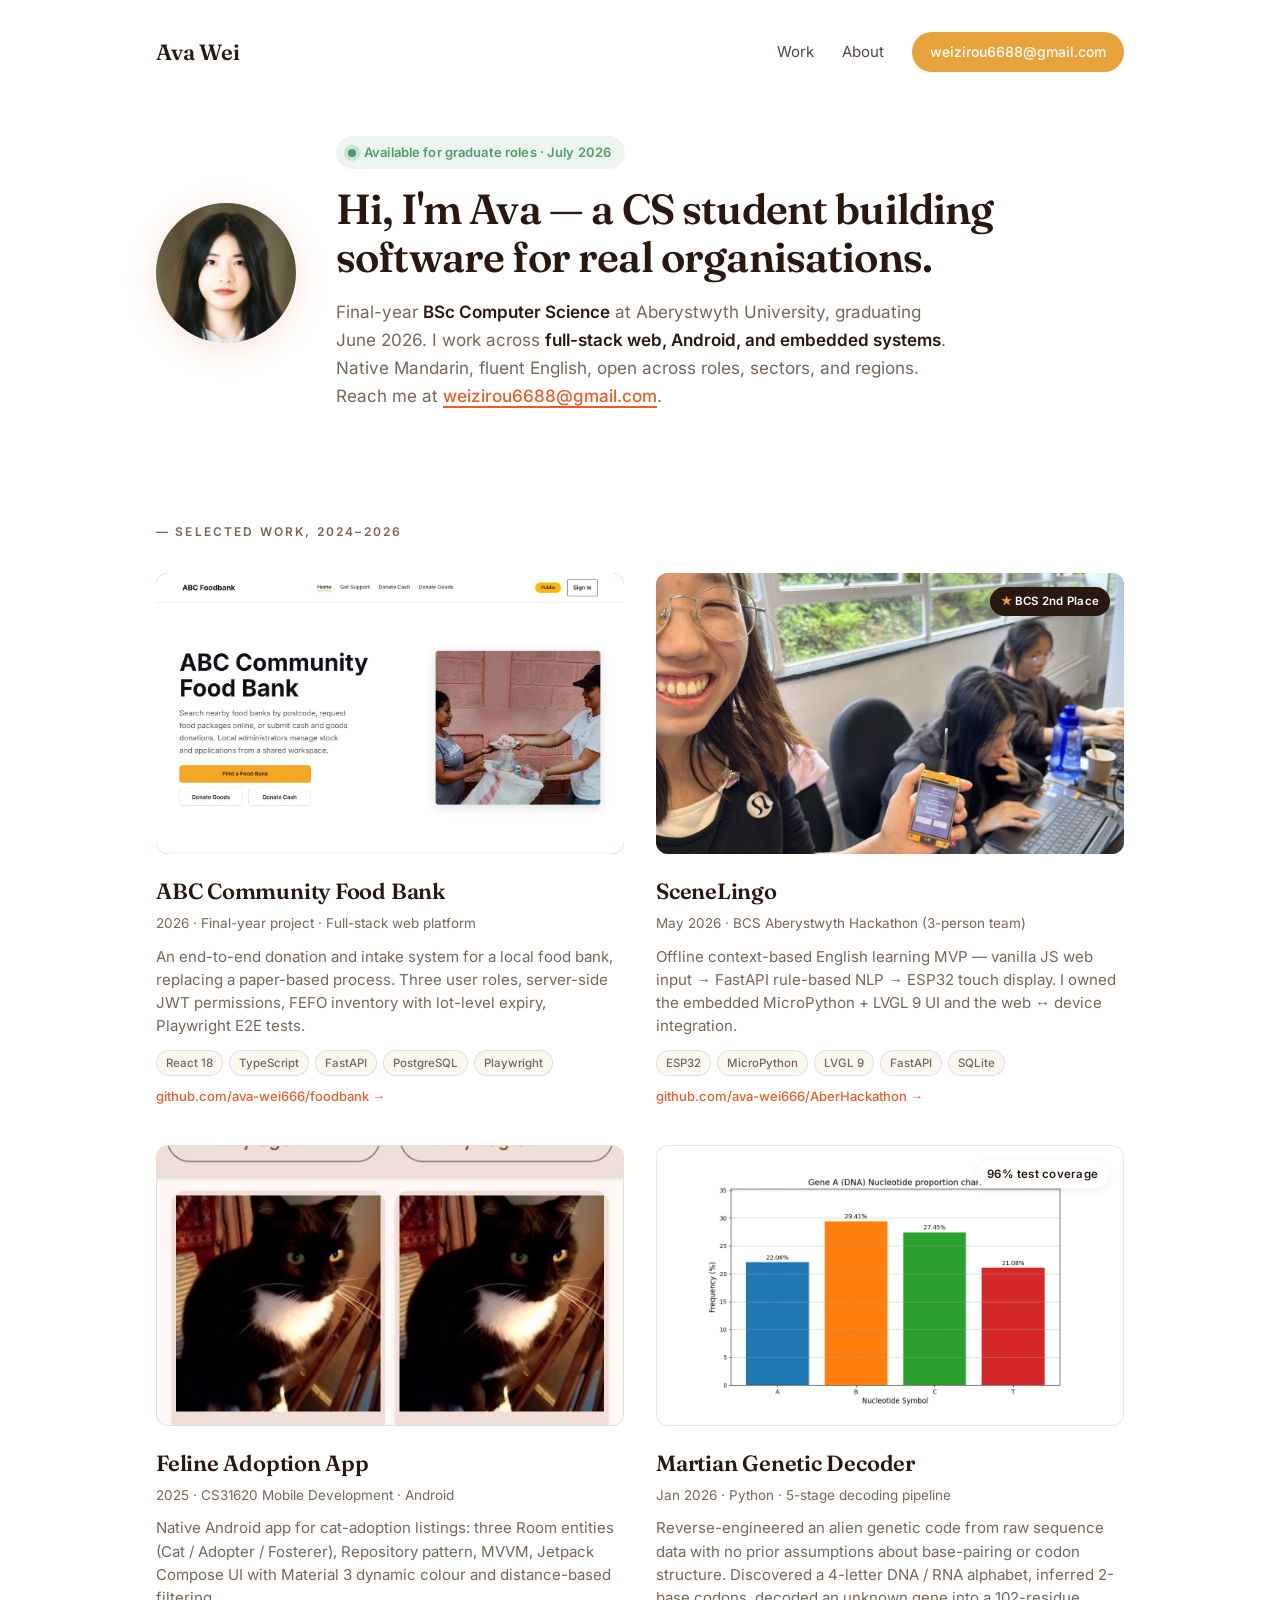
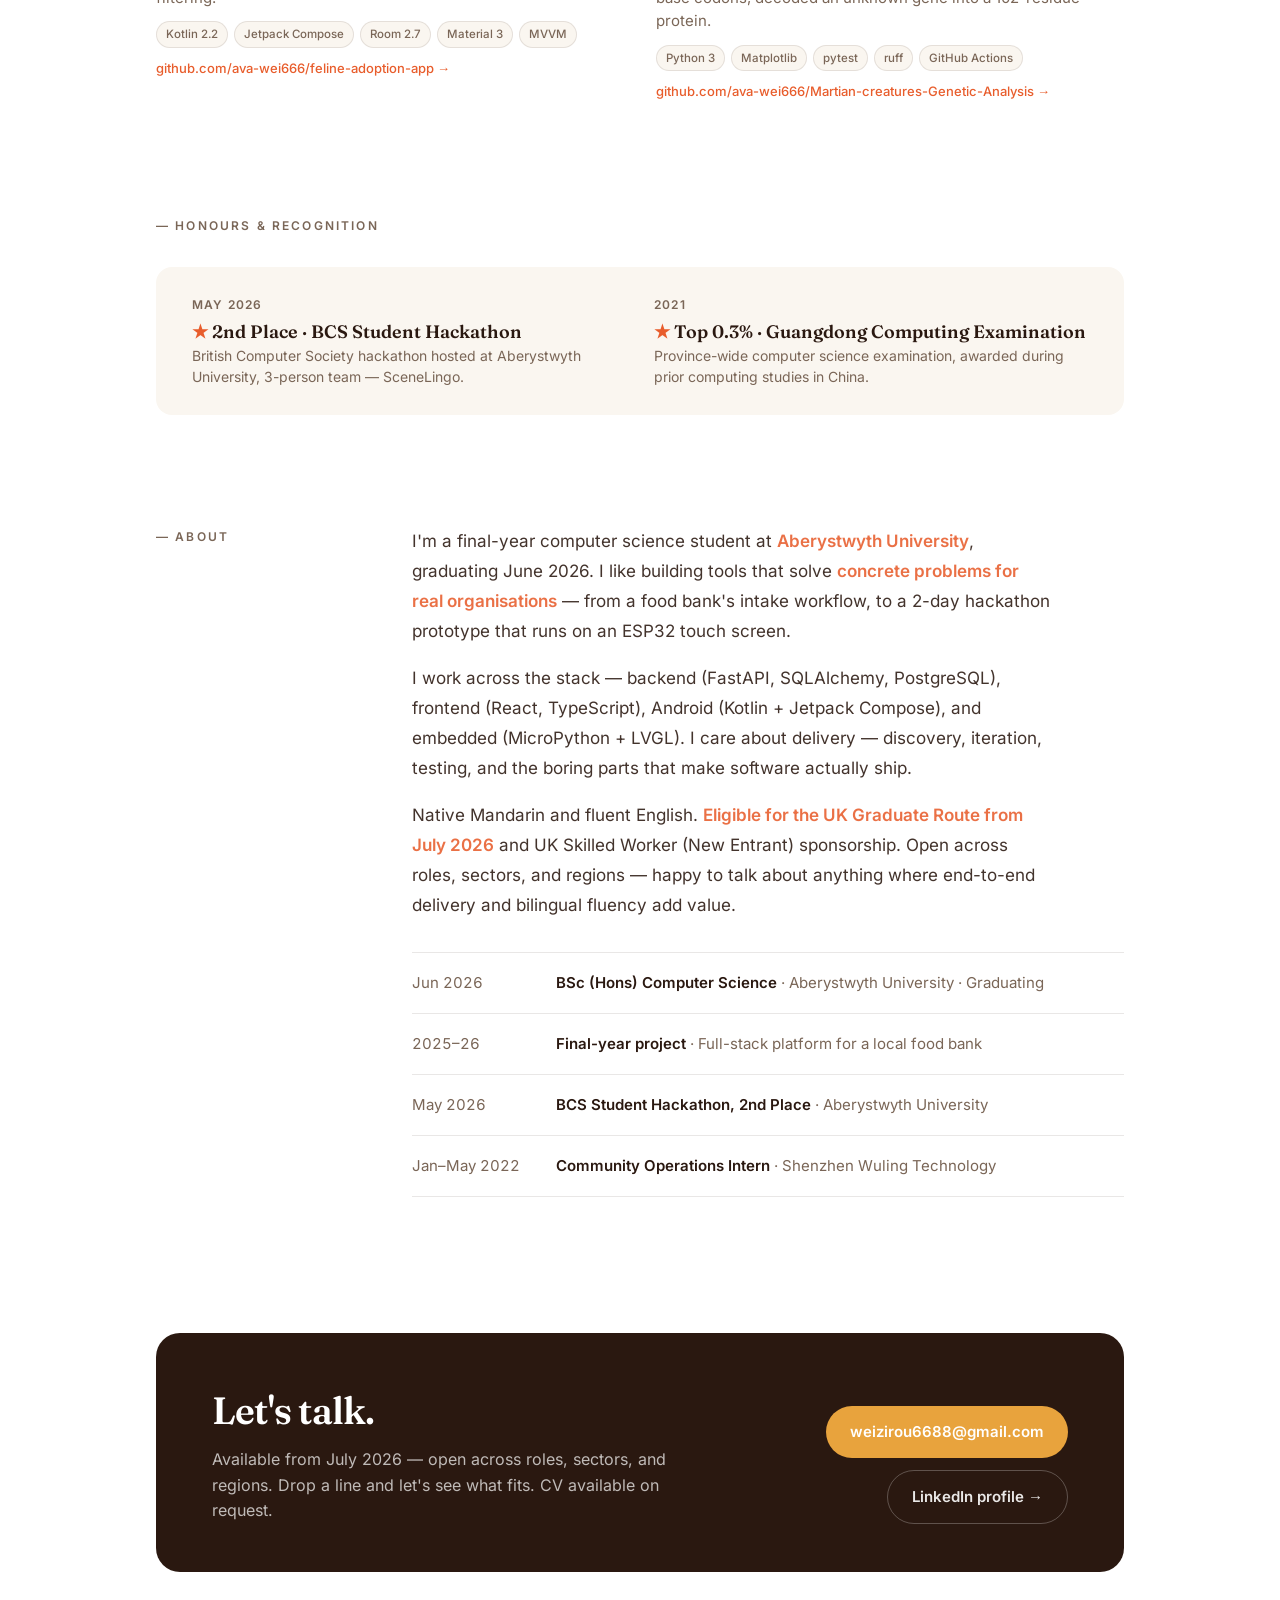
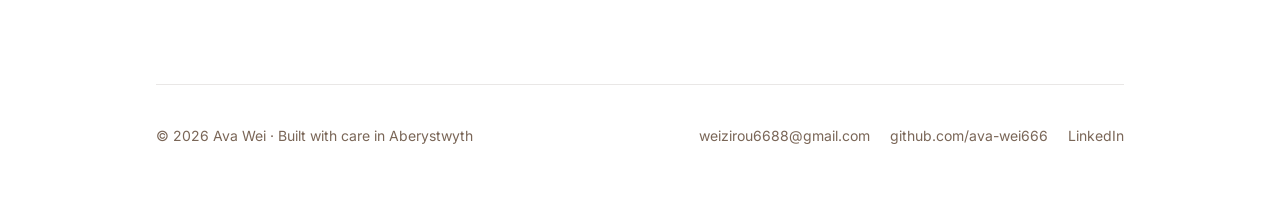
<file: index.html>
<!DOCTYPE html>
<html lang="en">
<head>
<meta charset="UTF-8">
<meta name="viewport" content="width=device-width, initial-scale=1.0">
<title>Ava Wei — Portfolio</title>
<meta name="description" content="Final-year Computer Science student at Aberystwyth University. I build software for real organisations — from a food-bank platform to an embedded language-learning device.">
<meta name="author" content="Ava Wei">
<link rel="canonical" href="https://ava-wei666.github.io/">

<!-- Favicon -->
<link rel="icon" type="image/svg+xml" href="/favicon.svg">

<!-- Open Graph -->
<meta property="og:type" content="website">
<meta property="og:url" content="https://ava-wei666.github.io/">
<meta property="og:title" content="Ava Wei — Portfolio">
<meta property="og:description" content="Final-year CS student at Aberystwyth. I build software for real organisations.">
<meta property="og:image" content="https://ava-wei666.github.io/og-image.png">
<meta property="og:image:width" content="1200">
<meta property="og:image:height" content="630">

<!-- Twitter card -->
<meta name="twitter:card" content="summary_large_image">
<meta name="twitter:title" content="Ava Wei — Portfolio">
<meta name="twitter:description" content="Final-year CS student at Aberystwyth. I build software for real organisations.">
<meta name="twitter:image" content="https://ava-wei666.github.io/og-image.png">

<!-- Structured data: Person -->
<script type="application/ld+json">
{
  "@context": "https://schema.org",
  "@type": "Person",
  "name": "Ava Wei",
  "url": "https://ava-wei666.github.io",
  "email": "weizirou6688@gmail.com",
  "image": "https://ava-wei666.github.io/og-image.png",
  "jobTitle": "Computer Science Student",
  "alumniOf": {
    "@type": "EducationalOrganization",
    "name": "Aberystwyth University",
    "url": "https://www.aber.ac.uk"
  },
  "knowsLanguage": ["Mandarin Chinese", "English"],
  "sameAs": [
    "https://github.com/ava-wei666",
    "https://www.linkedin.com/in/ava-wei-b43678387"
  ]
}
</script>

<link rel="stylesheet" href="/assets/fonts/fonts.css">

<style>
  :root {
    --bg: #FFFFFF;
    --text: #2A1810;
    --accent: #E8A33D;
    --accent-hover: #D4912D;
    --secondary: #E85D2C;
    --muted: #7A6657;
    --line: rgba(42, 24, 16, 0.10);
    --card: #FAF6F0;
    --avail: #4F9D69;
  }

  * { box-sizing: border-box; }
  html { scroll-behavior: smooth; }
  body {
    margin: 0;
    background: var(--bg);
    color: var(--text);
    font-family: "Inter", -apple-system, BlinkMacSystemFont, "Segoe UI", "PingFang SC", "Microsoft YaHei", sans-serif;
    font-size: 16px;
    line-height: 1.6;
    -webkit-font-smoothing: antialiased;
  }

  a { color: inherit; text-decoration: none; }
  a:focus-visible, button:focus-visible {
    outline: 2px solid var(--accent);
    outline-offset: 4px;
    border-radius: 4px;
  }

  /* Skip link for keyboard / screen reader users */
  .skip-link {
    position: absolute;
    top: -100px; left: 16px;
    background: var(--text);
    color: #fff;
    padding: 10px 16px;
    border-radius: 8px;
    font-size: 14px;
    z-index: 1000;
  }
  .skip-link:focus { top: 16px; }

  .container {
    max-width: 1080px;
    margin: 0 auto;
    padding: 0 56px;
  }

  /* ============ Nav ============ */
  .nav {
    display: flex;
    justify-content: space-between;
    align-items: center;
    padding: 32px 0 0;
    font-size: 15px;
  }
  .logo {
    font-family: "Fraunces", Georgia, serif;
    font-size: 22px;
    font-weight: 600;
    letter-spacing: -0.01em;
  }
  .nav-links {
    display: flex;
    gap: 28px;
    align-items: center;
  }
  .nav-links a {
    opacity: 0.8;
    transition: opacity 0.15s;
  }
  .nav-links a:hover { opacity: 1; }
  .nav-cta {
    background: var(--accent);
    color: #fff !important;
    opacity: 1 !important;
    padding: 9px 18px;
    border-radius: 999px;
    font-weight: 500;
    font-size: 14px;
    transition: background 0.15s;
    white-space: nowrap;
    font-variant-numeric: tabular-nums;
  }
  .nav-cta:hover { background: var(--accent-hover); }
  @media (max-width: 480px) {
    .nav-cta { font-size: 12.5px; padding: 8px 14px; }
  }

  /* ============ Hero ============ */
  .hero {
    display: grid;
    grid-template-columns: 140px 1fr;
    gap: 40px;
    align-items: center;
    padding: 64px 0 56px;
  }
  .avatar {
    width: 140px;
    height: 140px;
    border-radius: 50%;
    object-fit: cover;
    object-position: center;
    box-shadow: 0 6px 32px rgba(232, 93, 44, 0.18);
    display: block;
  }

  .availability {
    display: inline-flex;
    align-items: center;
    gap: 8px;
    background: rgba(79, 157, 105, 0.10);
    color: var(--avail);
    padding: 6px 14px 6px 12px;
    border-radius: 999px;
    font-size: 13px;
    font-weight: 600;
    margin-bottom: 16px;
    letter-spacing: 0.01em;
  }
  .availability .dot {
    width: 8px; height: 8px; border-radius: 50%;
    background: var(--avail);
    box-shadow: 0 0 0 4px rgba(79, 157, 105, 0.2);
    animation: pulse 2s ease-in-out infinite;
  }
  @keyframes pulse {
    0%, 100% { box-shadow: 0 0 0 4px rgba(79, 157, 105, 0.2); }
    50% { box-shadow: 0 0 0 6px rgba(79, 157, 105, 0.05); }
  }

  .hero h1 {
    font-family: "Fraunces", Georgia, serif;
    font-size: 42px;
    font-weight: 600;
    margin: 0 0 16px;
    line-height: 1.15;
    letter-spacing: -0.02em;
    max-width: 720px;
  }
  .hero p {
    font-size: 17px;
    line-height: 1.65;
    margin: 0;
    color: var(--muted);
    max-width: 620px;
  }
  .hero p a {
    color: var(--secondary);
    text-decoration: underline;
    text-decoration-thickness: 2px;
    text-underline-offset: 4px;
    font-weight: 500;
    transition: color 0.15s;
  }
  .hero p a:hover { color: var(--accent); }
  .hero p strong { color: var(--text); font-weight: 600; }

  /* ============ Section ============ */
  section { padding: 56px 0; }
  .section-title {
    font-size: 12px;
    text-transform: uppercase;
    letter-spacing: 0.18em;
    color: var(--muted);
    margin: 0 0 32px;
    font-weight: 600;
  }

  /* ============ Work Grid ============ */
  .work-grid {
    display: grid;
    grid-template-columns: 1fr 1fr;
    gap: 36px 32px;
  }
  .card {
    transition: transform 0.2s;
    position: relative;
  }
  .card a.card-link {
    display: block;
    color: inherit;
  }
  .card:hover { transform: translateY(-3px); }
  .card .illust {
    aspect-ratio: 5/3;
    border-radius: 12px;
    position: relative;
    overflow: hidden;
    display: flex;
    align-items: center;
    justify-content: center;
  }
  .card-1 .illust { background: var(--secondary); }
  .card-2 .illust { background: var(--accent); }
  .card-3 .illust { background: var(--card); border: 1px solid var(--line); }
  .card-4 .illust { background: #FFFFFF; border: 1px solid var(--line); }

  .card .illust img.shot {
    position: absolute;
    inset: 0;
    width: 100%;
    height: 100%;
    object-fit: cover;
    object-position: center;
    display: block;
  }
  .card-1 .illust img.shot { object-position: top center; }
  .card-3 .illust img.shot { object-position: center 30%; }
  .card-4 .illust img.shot { object-fit: contain; padding: 12px; }

  .badge {
    position: absolute;
    top: 14px; right: 14px;
    background: #fff;
    color: var(--text);
    padding: 5px 11px;
    border-radius: 999px;
    font-size: 11.5px;
    font-weight: 600;
    letter-spacing: 0.02em;
    box-shadow: 0 2px 8px rgba(0,0,0,0.08);
  }
  .badge.badge-honor { background: var(--text); color: #fff; }
  .badge.badge-honor::before { content: "★ "; color: var(--accent); }

  .card h3 {
    font-family: "Fraunces", Georgia, serif;
    font-size: 22px;
    margin: 20px 0 4px;
    font-weight: 600;
    letter-spacing: -0.01em;
  }
  .card .meta {
    color: var(--muted);
    font-size: 13.5px;
    margin-bottom: 10px;
  }
  .card .desc {
    font-size: 15px;
    color: var(--muted);
    line-height: 1.55;
    margin: 0 0 12px;
  }
  .card .stack {
    display: flex; flex-wrap: wrap; gap: 6px;
    margin: 12px 0 4px;
  }
  .card .stack span {
    font-size: 11.5px;
    background: var(--card);
    color: var(--muted);
    padding: 3px 9px;
    border-radius: 999px;
    border: 1px solid var(--line);
    font-weight: 500;
  }
  .card .repo {
    color: var(--secondary);
    font-size: 13px;
    font-weight: 500;
    display: inline-flex; align-items: center; gap: 4px;
    margin-top: 6px;
  }
  .card .repo:hover { color: var(--accent); }

  /* ============ Honours strip ============ */
  .honours {
    background: var(--card);
    border-radius: 16px;
    padding: 28px 36px;
    display: grid;
    grid-template-columns: 1fr 1fr;
    gap: 28px;
    margin-top: 8px;
  }
  .honour-item .when {
    font-size: 12px;
    color: var(--muted);
    text-transform: uppercase;
    letter-spacing: 0.1em;
    font-weight: 600;
    margin-bottom: 6px;
  }
  .honour-item .what {
    font-family: "Fraunces", Georgia, serif;
    font-size: 18px;
    font-weight: 600;
    margin-bottom: 2px;
    line-height: 1.3;
  }
  .honour-item .what .star { color: var(--secondary); }
  .honour-item .detail {
    font-size: 14px;
    color: var(--muted);
    line-height: 1.5;
  }

  /* ============ About ============ */
  .about {
    display: grid;
    grid-template-columns: 200px 1fr;
    gap: 56px;
  }
  .about p {
    font-size: 17px;
    line-height: 1.75;
    color: var(--text);
    opacity: 0.88;
    margin: 0 0 18px;
    max-width: 640px;
  }
  .about p strong { color: var(--secondary); font-weight: 600; }
  .about p a {
    color: var(--secondary);
    text-decoration: underline;
    text-underline-offset: 3px;
  }

  .timeline {
    margin-top: 32px;
    border-top: 1px solid var(--line);
  }
  .timeline-row {
    display: grid;
    grid-template-columns: 120px 1fr;
    gap: 24px;
    padding: 18px 0;
    border-bottom: 1px solid var(--line);
    font-size: 15px;
  }
  .timeline-row .when {
    color: var(--muted);
    font-variant-numeric: tabular-nums;
  }
  .timeline-row .what strong {
    font-weight: 600;
    color: var(--text);
  }
  .timeline-row .what .where {
    color: var(--muted);
    margin-left: 4px;
  }

  /* ============ Contact CTA ============ */
  .contact {
    background: var(--text);
    color: #fff;
    border-radius: 24px;
    padding: 56px 56px 48px;
    margin-top: 24px;
    display: grid;
    grid-template-columns: 1fr auto;
    gap: 40px;
    align-items: end;
  }
  .contact h2 {
    font-family: "Fraunces", Georgia, serif;
    font-size: 38px;
    font-weight: 600;
    line-height: 1.15;
    letter-spacing: -0.02em;
    margin: 0 0 14px;
    max-width: 520px;
  }
  .contact p {
    color: rgba(255,255,255,0.7);
    font-size: 16px;
    line-height: 1.6;
    margin: 0;
    max-width: 480px;
  }
  .contact .actions {
    display: flex;
    flex-direction: column;
    gap: 12px;
    align-items: flex-end;
  }
  .contact .actions a {
    background: var(--accent);
    color: #fff;
    padding: 14px 24px;
    border-radius: 999px;
    font-weight: 600;
    font-size: 15px;
    transition: background 0.15s;
    white-space: nowrap;
  }
  .contact .actions a:hover { background: var(--accent-hover); }
  .contact .actions a.secondary {
    background: transparent;
    border: 1px solid rgba(255,255,255,0.25);
    color: rgba(255,255,255,0.9);
  }
  .contact .actions a.secondary:hover {
    background: rgba(255,255,255,0.08);
    border-color: rgba(255,255,255,0.4);
  }

  /* ============ Footer ============ */
  footer {
    border-top: 1px solid var(--line);
    margin-top: 56px;
    padding: 40px 0 56px;
    display: flex;
    justify-content: space-between;
    align-items: center;
    font-size: 14px;
    color: var(--muted);
  }
  footer .social { display: flex; gap: 20px; }
  footer .social a {
    transition: color 0.15s;
  }
  footer .social a:hover { color: var(--secondary); }

  /* ============ Mobile ============ */
  @media (max-width: 768px) {
    .container { padding: 0 24px; }
    .nav { font-size: 14px; }
    .nav-links { gap: 14px; }
    .nav-links a:not(.nav-cta) { display: none; }
    .hero {
      grid-template-columns: 1fr;
      gap: 24px;
      padding: 40px 0 32px;
    }
    .avatar { width: 96px; height: 96px; font-size: 42px; }
    .hero h1 { font-size: 30px; }
    .work-grid { grid-template-columns: 1fr; gap: 28px; }
    .honours { grid-template-columns: 1fr; padding: 24px; }
    .about { grid-template-columns: 1fr; gap: 24px; }
    .timeline-row { grid-template-columns: 1fr; gap: 4px; }
    .contact {
      grid-template-columns: 1fr;
      padding: 36px 28px;
      gap: 24px;
    }
    .contact h2 { font-size: 28px; }
    .contact .actions { flex-direction: row; align-items: stretch; flex-wrap: wrap; }
    .contact .actions a { flex: 1; text-align: center; padding: 12px 18px; }
    footer { flex-direction: column; gap: 16px; align-items: flex-start; }
  }

  /* ============ Print ============ */
  @media print {
    body { font-size: 11pt; color: #000; background: #fff; }
    .nav-cta, .contact .actions, .skip-link { display: none; }
    .nav { padding: 0; }
    .container { padding: 0 12mm; max-width: none; }
    .hero { padding: 16pt 0; }
    .hero h1 { font-size: 22pt; }
    .avatar { box-shadow: none; }
    section { padding: 12pt 0; page-break-inside: avoid; }
    .card { page-break-inside: avoid; }
    .work-grid { gap: 12pt; }
    .card .illust { display: none; }
    .badge { display: none; }
    .contact { background: #f5f5f5; color: #000; padding: 16pt; page-break-inside: avoid; }
    .contact h2 { color: #000; font-size: 16pt; }
    .contact p { color: #444; }
    a[href^="http"]::after { content: " (" attr(href) ")"; font-size: 9pt; color: #666; word-break: break-all; }
    a[href^="mailto"]::after { content: ""; }
    .availability { display: none; }
  }
</style>
</head>
<body>

<a href="#work" class="skip-link">Skip to content</a>

<div class="container">

  <!-- ============ Nav ============ -->
  <nav class="nav" aria-label="Primary">
    <a href="#" class="logo">Ava Wei</a>
    <div class="nav-links">
      <a href="#work">Work</a>
      <a href="#about">About</a>
      <a href="mailto:weizirou6688@gmail.com" class="nav-cta">weizirou6688@gmail.com</a>
    </div>
  </nav>

  <!-- ============ Hero ============ -->
  <header class="hero">
    <img class="avatar" src="/assets/avatar.jpg" alt="Portrait of Ava Wei" width="140" height="140">
    <div>
      <div class="availability"><span class="dot" aria-hidden="true"></span> Available for graduate roles · July 2026</div>
      <h1>Hi, I'm Ava — a CS student building software for real organisations.</h1>
      <p>Final-year <strong>BSc Computer Science</strong> at Aberystwyth University, graduating June 2026. I work across <strong>full-stack web, Android, and embedded systems</strong>. Native Mandarin, fluent English, open across roles, sectors, and regions. Reach me at <a href="mailto:weizirou6688@gmail.com">weizirou6688@gmail.com</a>.</p>
    </div>
  </header>

  <!-- ============ Work ============ -->
  <section id="work">
    <h2 class="section-title">— Selected Work, 2024–2026</h2>
    <div class="work-grid">

      <!-- Foodbank -->
      <article class="card card-1">
        <a class="card-link" href="https://github.com/ava-wei666/foodbank" target="_blank" rel="noopener" aria-label="ABC Community Food Bank project on GitHub">
          <div class="illust">
            <img class="shot" src="/assets/projects/foodbank.jpg" alt="ABC Community Food Bank web platform homepage" loading="lazy">
          </div>
          <h3>ABC Community Food Bank</h3>
          <div class="meta">2026 · Final-year project · Full-stack web platform</div>
          <p class="desc">An end-to-end donation and intake system for a local food bank, replacing a paper-based process. Three user roles, server-side JWT permissions, FEFO inventory with lot-level expiry, Playwright E2E tests.</p>
          <div class="stack">
            <span>React 18</span><span>TypeScript</span><span>FastAPI</span><span>PostgreSQL</span><span>Playwright</span>
          </div>
          <div class="repo">github.com/ava-wei666/foodbank →</div>
        </a>
      </article>

      <!-- SceneLingo -->
      <article class="card card-2">
        <a class="card-link" href="https://github.com/ava-wei666/AberHackathon" target="_blank" rel="noopener" aria-label="SceneLingo hackathon project on GitHub">
          <div class="illust">
            <img class="shot" src="/assets/projects/scenelingo.jpg" alt="Ava holding the ESP32 SceneLingo device at the BCS hackathon" loading="lazy">
            <span class="badge badge-honor">BCS 2nd Place</span>
          </div>
          <h3>SceneLingo</h3>
          <div class="meta">May 2026 · BCS Aberystwyth Hackathon (3-person team)</div>
          <p class="desc">Offline context-based English learning MVP — vanilla JS web input → FastAPI rule-based NLP → ESP32 touch display. I owned the embedded MicroPython + LVGL 9 UI and the web ↔ device integration.</p>
          <div class="stack">
            <span>ESP32</span><span>MicroPython</span><span>LVGL 9</span><span>FastAPI</span><span>SQLite</span>
          </div>
          <div class="repo">github.com/ava-wei666/AberHackathon →</div>
        </a>
      </article>

      <!-- Feline Adoption -->
      <article class="card card-3">
        <a class="card-link" href="https://github.com/ava-wei666/feline-adoption-app" target="_blank" rel="noopener" aria-label="Feline Adoption Android app on GitHub">
          <div class="illust">
            <img class="shot" src="/assets/projects/feline.jpg" alt="Feline Adoption Android app — cat catalogue with filters" loading="lazy">
          </div>
          <h3>Feline Adoption App</h3>
          <div class="meta">2025 · CS31620 Mobile Development · Android</div>
          <p class="desc">Native Android app for cat-adoption listings: three Room entities (Cat / Adopter / Fosterer), Repository pattern, MVVM, Jetpack Compose UI with Material 3 dynamic colour and distance-based filtering.</p>
          <div class="stack">
            <span>Kotlin 2.2</span><span>Jetpack Compose</span><span>Room 2.7</span><span>Material 3</span><span>MVVM</span>
          </div>
          <div class="repo">github.com/ava-wei666/feline-adoption-app →</div>
        </a>
      </article>

      <!-- Martian -->
      <article class="card card-4">
        <a class="card-link" href="https://github.com/ava-wei666/Martian-creatures-Genetic-Analysis" target="_blank" rel="noopener" aria-label="Martian Genetic Decoder on GitHub">
          <div class="illust">
            <img class="shot" src="/assets/projects/martian.png" alt="Gene A DNA nucleotide proportion chart" loading="lazy">
            <span class="badge">96% test coverage</span>
          </div>
          <h3>Martian Genetic Decoder</h3>
          <div class="meta">Jan 2026 · Python · 5-stage decoding pipeline</div>
          <p class="desc">Reverse-engineered an alien genetic code from raw sequence data with no prior assumptions about base-pairing or codon structure. Discovered a 4-letter DNA / RNA alphabet, inferred 2-base codons, decoded an unknown gene into a 102-residue protein.</p>
          <div class="stack">
            <span>Python 3</span><span>Matplotlib</span><span>pytest</span><span>ruff</span><span>GitHub Actions</span>
          </div>
          <div class="repo">github.com/ava-wei666/Martian-creatures-Genetic-Analysis →</div>
        </a>
      </article>

    </div>
  </section>

  <!-- ============ Honours strip ============ -->
  <section>
    <h2 class="section-title">— Honours & Recognition</h2>
    <div class="honours">
      <div class="honour-item">
        <div class="when">May 2026</div>
        <div class="what"><span class="star">★</span> 2nd Place · BCS Student Hackathon</div>
        <div class="detail">British Computer Society hackathon hosted at Aberystwyth University, 3-person team — SceneLingo.</div>
      </div>
      <div class="honour-item">
        <div class="when">2021</div>
        <div class="what"><span class="star">★</span> Top 0.3% · Guangdong Computing Examination</div>
        <div class="detail">Province-wide computer science examination, awarded during prior computing studies in China.</div>
      </div>
    </div>
  </section>

  <!-- ============ About ============ -->
  <section id="about">
    <div class="about">
      <h2 class="section-title">— About</h2>
      <div>
        <p>I'm a final-year computer science student at <strong>Aberystwyth University</strong>, graduating June 2026. I like building tools that solve <strong>concrete problems for real organisations</strong> — from a food bank's intake workflow, to a 2-day hackathon prototype that runs on an ESP32 touch screen.</p>
        <p>I work across the stack — backend (FastAPI, SQLAlchemy, PostgreSQL), frontend (React, TypeScript), Android (Kotlin + Jetpack Compose), and embedded (MicroPython + LVGL). I care about delivery — discovery, iteration, testing, and the boring parts that make software actually ship.</p>
        <p>Native Mandarin and fluent English. <strong>Eligible for the UK Graduate Route from July 2026</strong> and UK Skilled Worker (New Entrant) sponsorship. Open across roles, sectors, and regions — happy to talk about anything where end-to-end delivery and bilingual fluency add value.</p>

        <div class="timeline">
          <div class="timeline-row">
            <span class="when">Jun 2026</span>
            <span class="what"><strong>BSc (Hons) Computer Science</strong><span class="where">· Aberystwyth University · Graduating</span></span>
          </div>
          <div class="timeline-row">
            <span class="when">2025–26</span>
            <span class="what"><strong>Final-year project</strong><span class="where">· Full-stack platform for a local food bank</span></span>
          </div>
          <div class="timeline-row">
            <span class="when">May 2026</span>
            <span class="what"><strong>BCS Student Hackathon, 2nd Place</strong><span class="where">· Aberystwyth University</span></span>
          </div>
          <div class="timeline-row">
            <span class="when">Jan–May 2022</span>
            <span class="what"><strong>Community Operations Intern</strong><span class="where">· Shenzhen Wuling Technology</span></span>
          </div>
        </div>
      </div>
    </div>
  </section>

  <!-- ============ Contact CTA ============ -->
  <section id="contact">
    <div class="contact">
      <div>
        <h2>Let's talk.</h2>
        <p>Available from July 2026 — open across roles, sectors, and regions. Drop a line and let's see what fits. CV available on request.</p>
      </div>
      <div class="actions">
        <a href="mailto:weizirou6688@gmail.com">weizirou6688@gmail.com</a>
        <a class="secondary" href="https://www.linkedin.com/in/ava-wei-b43678387" target="_blank" rel="noopener">LinkedIn profile →</a>
      </div>
    </div>
  </section>

  <!-- ============ Footer ============ -->
  <footer>
    <span>© 2026 Ava Wei · Built with care in Aberystwyth</span>
    <div class="social">
      <a href="mailto:weizirou6688@gmail.com">weizirou6688@gmail.com</a>
      <a href="https://github.com/ava-wei666" target="_blank" rel="noopener">github.com/ava-wei666</a>
      <a href="https://www.linkedin.com/in/ava-wei-b43678387" target="_blank" rel="noopener">LinkedIn</a>
    </div>
  </footer>

</div>

</body>
</html>
</file>
<file: assets/fonts/fonts.css>
/* vietnamese */
@font-face {
  font-family: 'Fraunces';
  font-style: normal;
  font-weight: 400;
  font-display: swap;
  src: url(f1.woff2) format('woff2');
  unicode-range: U+0102-0103, U+0110-0111, U+0128-0129, U+0168-0169, U+01A0-01A1, U+01AF-01B0, U+0300-0301, U+0303-0304, U+0308-0309, U+0323, U+0329, U+1EA0-1EF9, U+20AB;
}
/* latin-ext */
@font-face {
  font-family: 'Fraunces';
  font-style: normal;
  font-weight: 400;
  font-display: swap;
  src: url(f2.woff2) format('woff2');
  unicode-range: U+0100-02BA, U+02BD-02C5, U+02C7-02CC, U+02CE-02D7, U+02DD-02FF, U+0304, U+0308, U+0329, U+1D00-1DBF, U+1E00-1E9F, U+1EF2-1EFF, U+2020, U+20A0-20AB, U+20AD-20C0, U+2113, U+2C60-2C7F, U+A720-A7FF;
}
/* latin */
@font-face {
  font-family: 'Fraunces';
  font-style: normal;
  font-weight: 400;
  font-display: swap;
  src: url(f3.woff2) format('woff2');
  unicode-range: U+0000-00FF, U+0131, U+0152-0153, U+02BB-02BC, U+02C6, U+02DA, U+02DC, U+0304, U+0308, U+0329, U+2000-206F, U+20AC, U+2122, U+2191, U+2193, U+2212, U+2215, U+FEFF, U+FFFD;
}
/* vietnamese */
@font-face {
  font-family: 'Fraunces';
  font-style: normal;
  font-weight: 500;
  font-display: swap;
  src: url(f1.woff2) format('woff2');
  unicode-range: U+0102-0103, U+0110-0111, U+0128-0129, U+0168-0169, U+01A0-01A1, U+01AF-01B0, U+0300-0301, U+0303-0304, U+0308-0309, U+0323, U+0329, U+1EA0-1EF9, U+20AB;
}
/* latin-ext */
@font-face {
  font-family: 'Fraunces';
  font-style: normal;
  font-weight: 500;
  font-display: swap;
  src: url(f2.woff2) format('woff2');
  unicode-range: U+0100-02BA, U+02BD-02C5, U+02C7-02CC, U+02CE-02D7, U+02DD-02FF, U+0304, U+0308, U+0329, U+1D00-1DBF, U+1E00-1E9F, U+1EF2-1EFF, U+2020, U+20A0-20AB, U+20AD-20C0, U+2113, U+2C60-2C7F, U+A720-A7FF;
}
/* latin */
@font-face {
  font-family: 'Fraunces';
  font-style: normal;
  font-weight: 500;
  font-display: swap;
  src: url(f3.woff2) format('woff2');
  unicode-range: U+0000-00FF, U+0131, U+0152-0153, U+02BB-02BC, U+02C6, U+02DA, U+02DC, U+0304, U+0308, U+0329, U+2000-206F, U+20AC, U+2122, U+2191, U+2193, U+2212, U+2215, U+FEFF, U+FFFD;
}
/* vietnamese */
@font-face {
  font-family: 'Fraunces';
  font-style: normal;
  font-weight: 600;
  font-display: swap;
  src: url(f1.woff2) format('woff2');
  unicode-range: U+0102-0103, U+0110-0111, U+0128-0129, U+0168-0169, U+01A0-01A1, U+01AF-01B0, U+0300-0301, U+0303-0304, U+0308-0309, U+0323, U+0329, U+1EA0-1EF9, U+20AB;
}
/* latin-ext */
@font-face {
  font-family: 'Fraunces';
  font-style: normal;
  font-weight: 600;
  font-display: swap;
  src: url(f2.woff2) format('woff2');
  unicode-range: U+0100-02BA, U+02BD-02C5, U+02C7-02CC, U+02CE-02D7, U+02DD-02FF, U+0304, U+0308, U+0329, U+1D00-1DBF, U+1E00-1E9F, U+1EF2-1EFF, U+2020, U+20A0-20AB, U+20AD-20C0, U+2113, U+2C60-2C7F, U+A720-A7FF;
}
/* latin */
@font-face {
  font-family: 'Fraunces';
  font-style: normal;
  font-weight: 600;
  font-display: swap;
  src: url(f3.woff2) format('woff2');
  unicode-range: U+0000-00FF, U+0131, U+0152-0153, U+02BB-02BC, U+02C6, U+02DA, U+02DC, U+0304, U+0308, U+0329, U+2000-206F, U+20AC, U+2122, U+2191, U+2193, U+2212, U+2215, U+FEFF, U+FFFD;
}
/* vietnamese */
@font-face {
  font-family: 'Fraunces';
  font-style: normal;
  font-weight: 700;
  font-display: swap;
  src: url(f1.woff2) format('woff2');
  unicode-range: U+0102-0103, U+0110-0111, U+0128-0129, U+0168-0169, U+01A0-01A1, U+01AF-01B0, U+0300-0301, U+0303-0304, U+0308-0309, U+0323, U+0329, U+1EA0-1EF9, U+20AB;
}
/* latin-ext */
@font-face {
  font-family: 'Fraunces';
  font-style: normal;
  font-weight: 700;
  font-display: swap;
  src: url(f2.woff2) format('woff2');
  unicode-range: U+0100-02BA, U+02BD-02C5, U+02C7-02CC, U+02CE-02D7, U+02DD-02FF, U+0304, U+0308, U+0329, U+1D00-1DBF, U+1E00-1E9F, U+1EF2-1EFF, U+2020, U+20A0-20AB, U+20AD-20C0, U+2113, U+2C60-2C7F, U+A720-A7FF;
}
/* latin */
@font-face {
  font-family: 'Fraunces';
  font-style: normal;
  font-weight: 700;
  font-display: swap;
  src: url(f3.woff2) format('woff2');
  unicode-range: U+0000-00FF, U+0131, U+0152-0153, U+02BB-02BC, U+02C6, U+02DA, U+02DC, U+0304, U+0308, U+0329, U+2000-206F, U+20AC, U+2122, U+2191, U+2193, U+2212, U+2215, U+FEFF, U+FFFD;
}
/* cyrillic-ext */
@font-face {
  font-family: 'Inter';
  font-style: normal;
  font-weight: 400;
  font-display: swap;
  src: url(f4.woff2) format('woff2');
  unicode-range: U+0460-052F, U+1C80-1C8A, U+20B4, U+2DE0-2DFF, U+A640-A69F, U+FE2E-FE2F;
}
/* cyrillic */
@font-face {
  font-family: 'Inter';
  font-style: normal;
  font-weight: 400;
  font-display: swap;
  src: url(f5.woff2) format('woff2');
  unicode-range: U+0301, U+0400-045F, U+0490-0491, U+04B0-04B1, U+2116;
}
/* greek-ext */
@font-face {
  font-family: 'Inter';
  font-style: normal;
  font-weight: 400;
  font-display: swap;
  src: url(f6.woff2) format('woff2');
  unicode-range: U+1F00-1FFF;
}
/* greek */
@font-face {
  font-family: 'Inter';
  font-style: normal;
  font-weight: 400;
  font-display: swap;
  src: url(f7.woff2) format('woff2');
  unicode-range: U+0370-0377, U+037A-037F, U+0384-038A, U+038C, U+038E-03A1, U+03A3-03FF;
}
/* vietnamese */
@font-face {
  font-family: 'Inter';
  font-style: normal;
  font-weight: 400;
  font-display: swap;
  src: url(f8.woff2) format('woff2');
  unicode-range: U+0102-0103, U+0110-0111, U+0128-0129, U+0168-0169, U+01A0-01A1, U+01AF-01B0, U+0300-0301, U+0303-0304, U+0308-0309, U+0323, U+0329, U+1EA0-1EF9, U+20AB;
}
/* latin-ext */
@font-face {
  font-family: 'Inter';
  font-style: normal;
  font-weight: 400;
  font-display: swap;
  src: url(f9.woff2) format('woff2');
  unicode-range: U+0100-02BA, U+02BD-02C5, U+02C7-02CC, U+02CE-02D7, U+02DD-02FF, U+0304, U+0308, U+0329, U+1D00-1DBF, U+1E00-1E9F, U+1EF2-1EFF, U+2020, U+20A0-20AB, U+20AD-20C0, U+2113, U+2C60-2C7F, U+A720-A7FF;
}
/* latin */
@font-face {
  font-family: 'Inter';
  font-style: normal;
  font-weight: 400;
  font-display: swap;
  src: url(f10.woff2) format('woff2');
  unicode-range: U+0000-00FF, U+0131, U+0152-0153, U+02BB-02BC, U+02C6, U+02DA, U+02DC, U+0304, U+0308, U+0329, U+2000-206F, U+20AC, U+2122, U+2191, U+2193, U+2212, U+2215, U+FEFF, U+FFFD;
}
/* cyrillic-ext */
@font-face {
  font-family: 'Inter';
  font-style: normal;
  font-weight: 500;
  font-display: swap;
  src: url(f4.woff2) format('woff2');
  unicode-range: U+0460-052F, U+1C80-1C8A, U+20B4, U+2DE0-2DFF, U+A640-A69F, U+FE2E-FE2F;
}
/* cyrillic */
@font-face {
  font-family: 'Inter';
  font-style: normal;
  font-weight: 500;
  font-display: swap;
  src: url(f5.woff2) format('woff2');
  unicode-range: U+0301, U+0400-045F, U+0490-0491, U+04B0-04B1, U+2116;
}
/* greek-ext */
@font-face {
  font-family: 'Inter';
  font-style: normal;
  font-weight: 500;
  font-display: swap;
  src: url(f6.woff2) format('woff2');
  unicode-range: U+1F00-1FFF;
}
/* greek */
@font-face {
  font-family: 'Inter';
  font-style: normal;
  font-weight: 500;
  font-display: swap;
  src: url(f7.woff2) format('woff2');
  unicode-range: U+0370-0377, U+037A-037F, U+0384-038A, U+038C, U+038E-03A1, U+03A3-03FF;
}
/* vietnamese */
@font-face {
  font-family: 'Inter';
  font-style: normal;
  font-weight: 500;
  font-display: swap;
  src: url(f8.woff2) format('woff2');
  unicode-range: U+0102-0103, U+0110-0111, U+0128-0129, U+0168-0169, U+01A0-01A1, U+01AF-01B0, U+0300-0301, U+0303-0304, U+0308-0309, U+0323, U+0329, U+1EA0-1EF9, U+20AB;
}
/* latin-ext */
@font-face {
  font-family: 'Inter';
  font-style: normal;
  font-weight: 500;
  font-display: swap;
  src: url(f9.woff2) format('woff2');
  unicode-range: U+0100-02BA, U+02BD-02C5, U+02C7-02CC, U+02CE-02D7, U+02DD-02FF, U+0304, U+0308, U+0329, U+1D00-1DBF, U+1E00-1E9F, U+1EF2-1EFF, U+2020, U+20A0-20AB, U+20AD-20C0, U+2113, U+2C60-2C7F, U+A720-A7FF;
}
/* latin */
@font-face {
  font-family: 'Inter';
  font-style: normal;
  font-weight: 500;
  font-display: swap;
  src: url(f10.woff2) format('woff2');
  unicode-range: U+0000-00FF, U+0131, U+0152-0153, U+02BB-02BC, U+02C6, U+02DA, U+02DC, U+0304, U+0308, U+0329, U+2000-206F, U+20AC, U+2122, U+2191, U+2193, U+2212, U+2215, U+FEFF, U+FFFD;
}
/* cyrillic-ext */
@font-face {
  font-family: 'Inter';
  font-style: normal;
  font-weight: 600;
  font-display: swap;
  src: url(f4.woff2) format('woff2');
  unicode-range: U+0460-052F, U+1C80-1C8A, U+20B4, U+2DE0-2DFF, U+A640-A69F, U+FE2E-FE2F;
}
/* cyrillic */
@font-face {
  font-family: 'Inter';
  font-style: normal;
  font-weight: 600;
  font-display: swap;
  src: url(f5.woff2) format('woff2');
  unicode-range: U+0301, U+0400-045F, U+0490-0491, U+04B0-04B1, U+2116;
}
/* greek-ext */
@font-face {
  font-family: 'Inter';
  font-style: normal;
  font-weight: 600;
  font-display: swap;
  src: url(f6.woff2) format('woff2');
  unicode-range: U+1F00-1FFF;
}
/* greek */
@font-face {
  font-family: 'Inter';
  font-style: normal;
  font-weight: 600;
  font-display: swap;
  src: url(f7.woff2) format('woff2');
  unicode-range: U+0370-0377, U+037A-037F, U+0384-038A, U+038C, U+038E-03A1, U+03A3-03FF;
}
/* vietnamese */
@font-face {
  font-family: 'Inter';
  font-style: normal;
  font-weight: 600;
  font-display: swap;
  src: url(f8.woff2) format('woff2');
  unicode-range: U+0102-0103, U+0110-0111, U+0128-0129, U+0168-0169, U+01A0-01A1, U+01AF-01B0, U+0300-0301, U+0303-0304, U+0308-0309, U+0323, U+0329, U+1EA0-1EF9, U+20AB;
}
/* latin-ext */
@font-face {
  font-family: 'Inter';
  font-style: normal;
  font-weight: 600;
  font-display: swap;
  src: url(f9.woff2) format('woff2');
  unicode-range: U+0100-02BA, U+02BD-02C5, U+02C7-02CC, U+02CE-02D7, U+02DD-02FF, U+0304, U+0308, U+0329, U+1D00-1DBF, U+1E00-1E9F, U+1EF2-1EFF, U+2020, U+20A0-20AB, U+20AD-20C0, U+2113, U+2C60-2C7F, U+A720-A7FF;
}
/* latin */
@font-face {
  font-family: 'Inter';
  font-style: normal;
  font-weight: 600;
  font-display: swap;
  src: url(f10.woff2) format('woff2');
  unicode-range: U+0000-00FF, U+0131, U+0152-0153, U+02BB-02BC, U+02C6, U+02DA, U+02DC, U+0304, U+0308, U+0329, U+2000-206F, U+20AC, U+2122, U+2191, U+2193, U+2212, U+2215, U+FEFF, U+FFFD;
}
</file>
